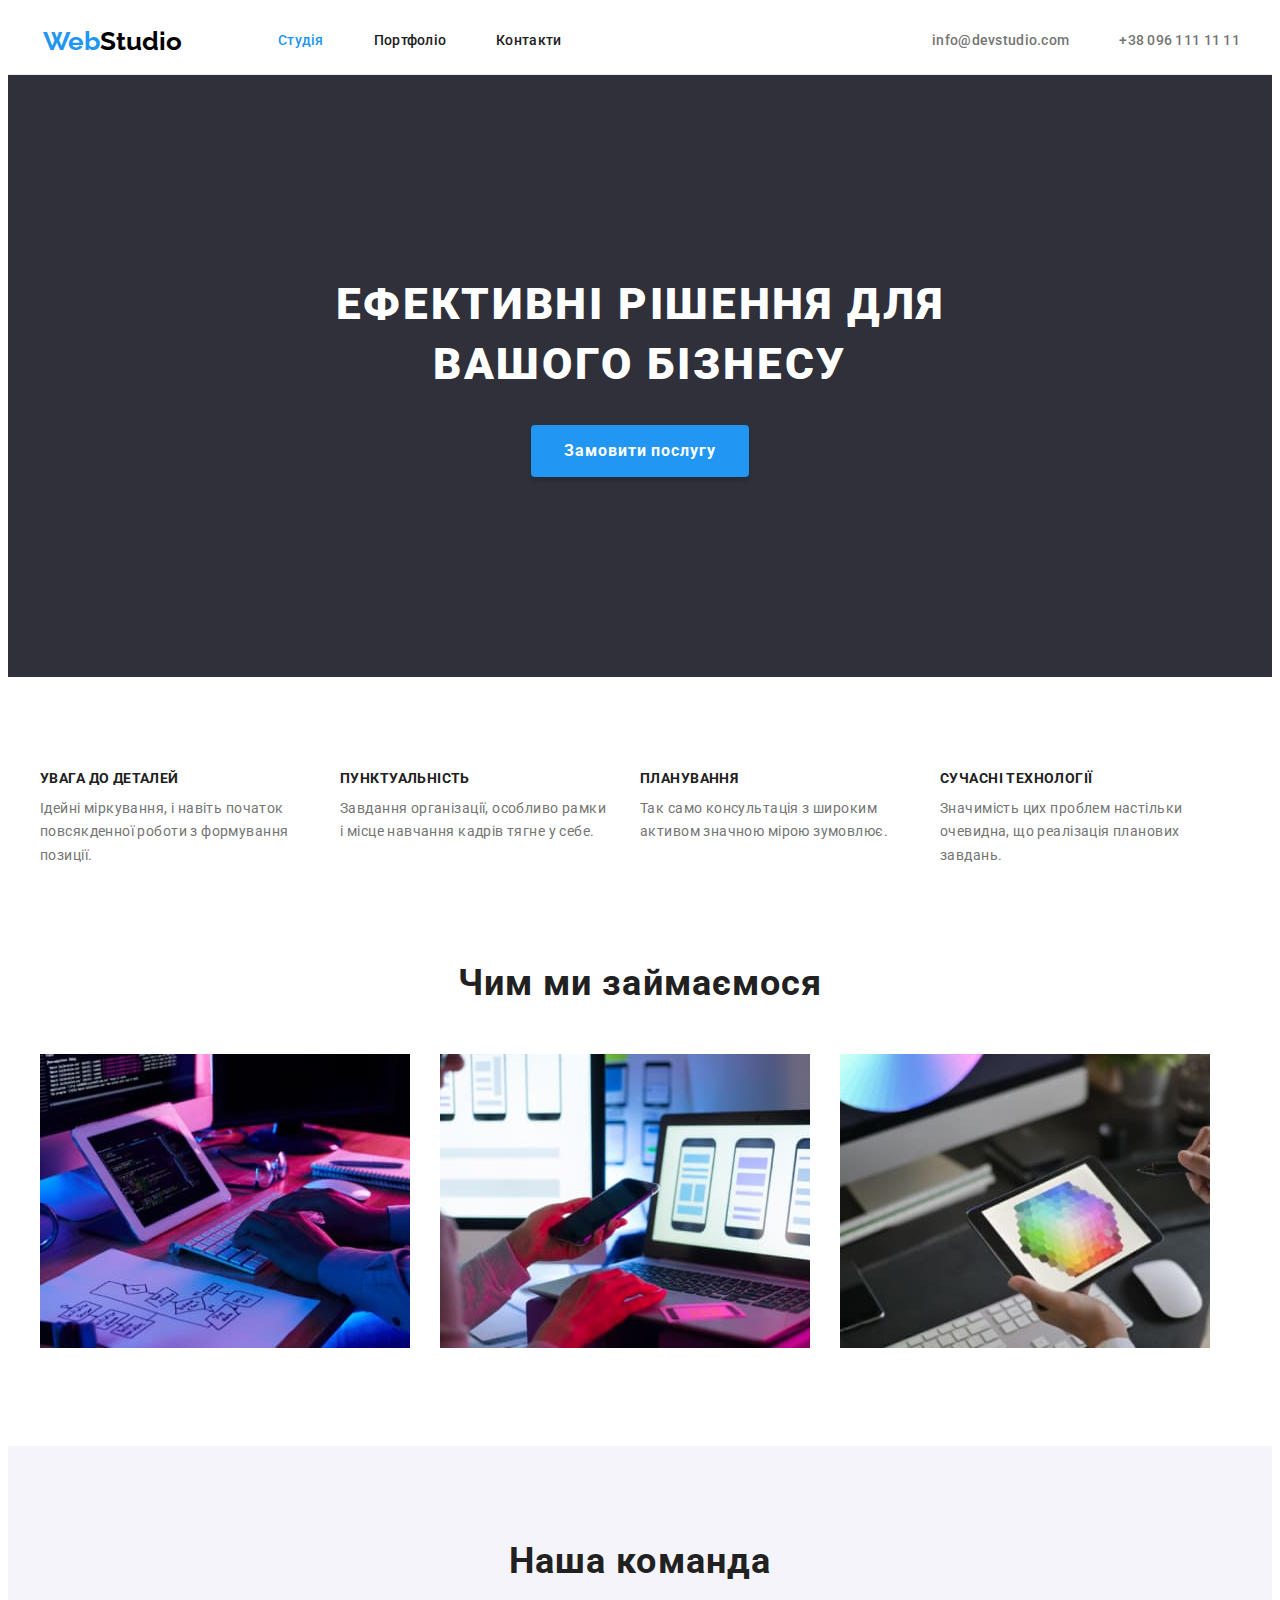
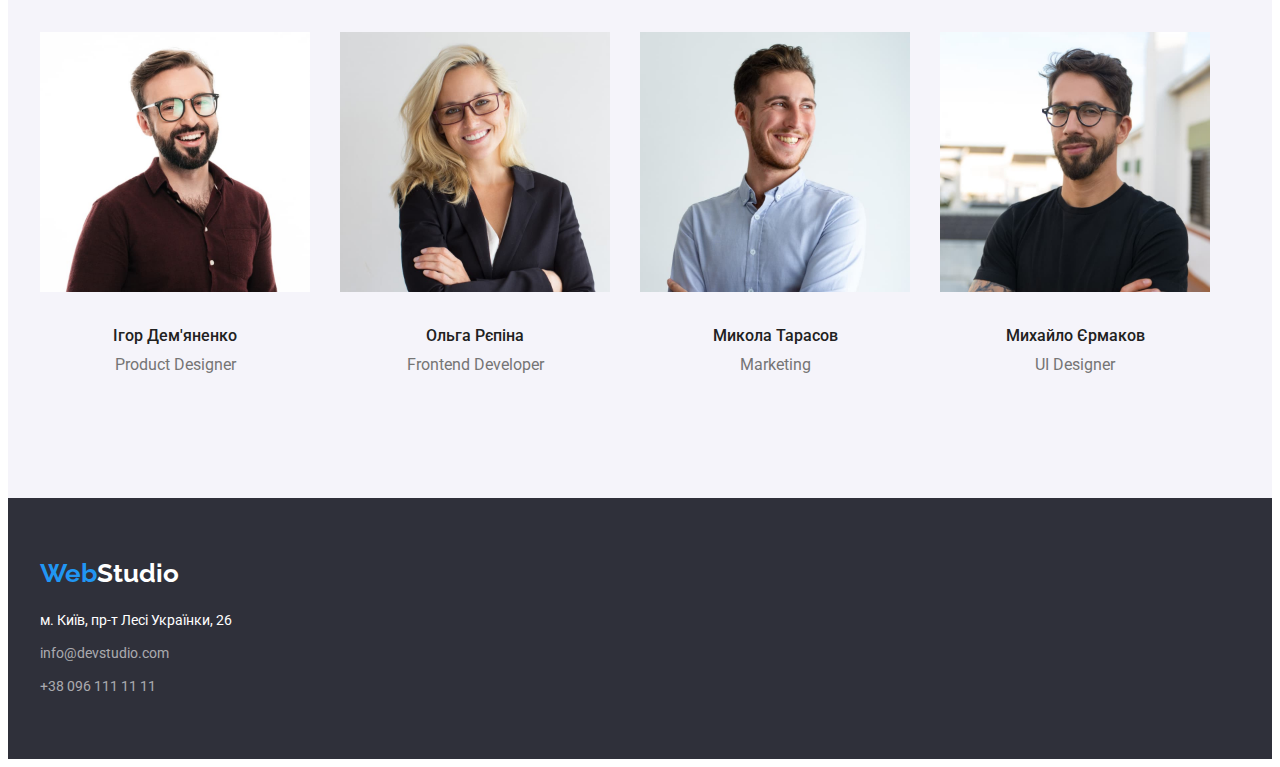
<file: index.html>
<!DOCTYPE html>
<html lang="uk">
  <head>
    <meta charset="UTF-8" />
    <meta http-equiv="X-UA-Compatible" content="IE=edge" />
    <meta name="viewport" content="width=device-width, initial-scale=1.0" />
    <title>WebStudio</title>
    <link rel="preconnect" href="https://fonts.googleapis.com" />
    <link rel="preconnect" href="https://fonts.gstatic.com" crossorigin />
    <link
      href="https://fonts.googleapis.com/css2?family=Raleway:wght@700&family=Roboto:wght@400;500;700;900&display=swap"
      rel="stylesheet"
    />
    <link
      rel="stylesheet"
      href="https://cdnjs.cloudflare.com/ajax/libs/modern-normalize/1.1.0/modern-normalize.min.css"
      integrity="sha512-wpPYUAdjBVSE4KJnH1VR1HeZfpl1ub8YT/NKx4PuQ5NmX2tKuGu6U/JRp5y+Y8XG2tV+wKQpNHVUX03MfMFn9Q=="
      crossorigin="anonymous"
      referrerpolicy="no-referrer"
    />
    <link rel="stylesheet" href="./css/styles.css" />
  </head>
  <body>
    <main>      
      <!-- Header -->
      <header class="page-header">
        <div class="parent-heder container">
          <nav class="main-nav">
            <a href="/" class="logo link"
              ><span class="web">Web</span><span class="studio">Studio</span></a
            >
            <ul class="site-nav list">
              <li class="item"><a href="" class="link current">Студія</a></li>
              <li class="item"><a href="./portfolio.html" class="link">Портфоліо</a></li>
              <li class="item"><a href="" class="link">Контакти</a></li>
            </ul>
          </nav>
          <ul class="contacts-list list">
            <li class="item">
              <a class="header-email link" href="mailto:info@devstudio.com">info@devstudio.com</a>
            </li>
            <li class="item">
              <a class="header-tel link" href="tel:+380961111111">+38 096 111 11 11</a>
            </li>
          </ul>
        </div>
      </header>
      <!-- Hero -->

      <section class="hero">
        <h1 class="hero-title">
          Ефективні рішення для <br />
          вашого бізнесу
        </h1>
        <button class="button hero" type="button">Замовити послугу</button>
      </section>

      <!-- Feature -->
      <section class="feature">
        <div class="container">
          <h2 class="visually-hidden">Наші переваги</h2>
          <ul class="feature-list list">
            <li class="item">
              <h3 class="title">Увага до деталей</h3>
              <p class="text">
                Ідейні міркування, і навіть початок повсякденної роботи з формування позиції.
              </p>
            </li>
            <li class="item">
              <h3 class="title">Пунктуальність</h3>
              <p class="text">
                Завдання організації, особливо рамки і місце навчання кадрів тягне у себе.
              </p>
            </li>
            <li class="item">
              <h3 class="title">Планування</h3>
              <p class="text">Так само консультація з широким активом значною мірою зумовлює.</p>
            </li>
            <li class="item">
              <h3 class="title">Сучасні технології</h3>
              <p class="text">
                Значимість цих проблем настільки очевидна, що реалізація планових завдань.
              </p>
            </li>
          </ul>
        </div>
      </section>
      <!--  -->
      <section class="job section">
        <div class="container">
          <h2 class="section-title">Чим ми займаємося</h2>
          <ul class="job-list list">
            <li class="item"><img src="./images/img1.jpg" alt="" width="370" /></li>
            <li class="item"><img src="./images/img2.jpg" alt="" width="370" /></li>
            <li class="item"><img src="./images/img3.jpg" alt="" width="370" /></li>
          </ul>
        </div>
      </section>
      <section class="team">
        <div class="container">
          <h2 class="section-title">Наша команда</h2>
          <ul class="team-list list">
            <li class="item">
              <img src="./images/img_igor.jpg" alt="Product Designer" width="270" />
              <div class="team-img">
                <h3 class="title">Ігор Дем'яненко</h3>
                <p class="text">Product Designer</p>
              </div>
            </li>
            <li class="item">
              <img src="./images/img_olga.jpg" alt="Frontend Developer" width="270" />
              <div class="team-img">
                <h3 class="title">Ольга Рєпіна</h3>
                <p class="text">Frontend Developer</p>
              </div>
            </li>
            <li class="item">
              <img src="./images/img_mikola.jpg" alt="Marketing" width="270" />
              <div class="team-img">
                <h3 class="title">Микола Тарасов</h3>
                <p class="text">Marketing</p>
              </div>
            </li>
            <li class="item">
              <img src="./images/img_michailo.jpg" alt="UI Designer" width="270" />
              <div class="team-img">
                <h3 class="title">Михайло Єрмаков</h3>
                <p class="text">UI Designer</p>
              </div>
            </li>
          </ul>
        </div>
      </section>
    </main>
    <footer class="footer">
      <div class="container">
        <address>
          <a href="/" class="logo address"
            ><span class="web">Web</span><span class="studio footer">Studio</span></a
          >
          <ul class="address-list list">
            <li class="item">
              <a
                href="https://goo.gl/maps/J423q69N4XWxt7sN8 "
                target="_blank"
                rel="noopener noreferrer nofollow"
                class="link"
              >
                м. Київ, пр-т Лесі Українки, 26</a
              >
            </li>
            <li class="item">
              <a href="mailto:info@devstudio.com" class="footer-mail">info@devstudio.com</a>
            </li>
            <li>
              <a href="tel:+380961111111" class="footer-tel">+38 096 111 11 11</a>
            </li>
          </ul>
        </address>
      </div>
    </footer>
  </body>
</html>
</file>
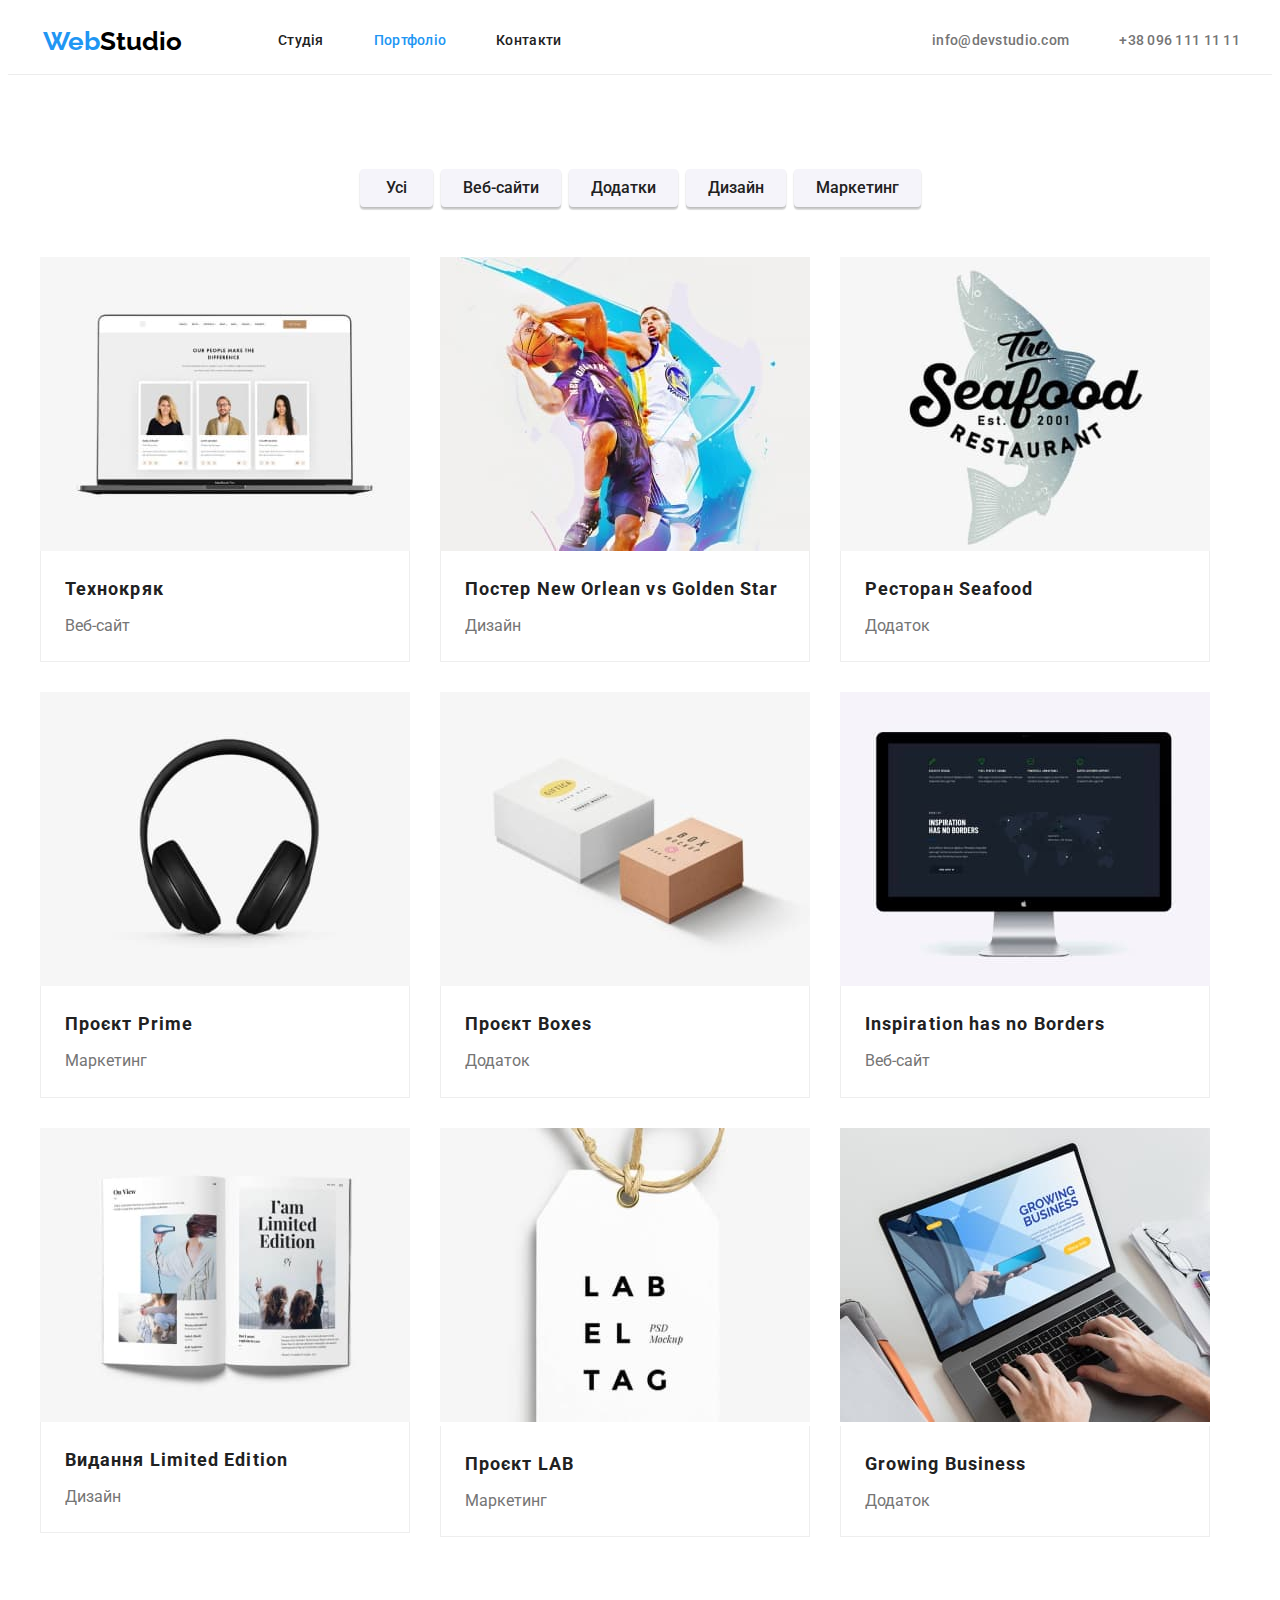
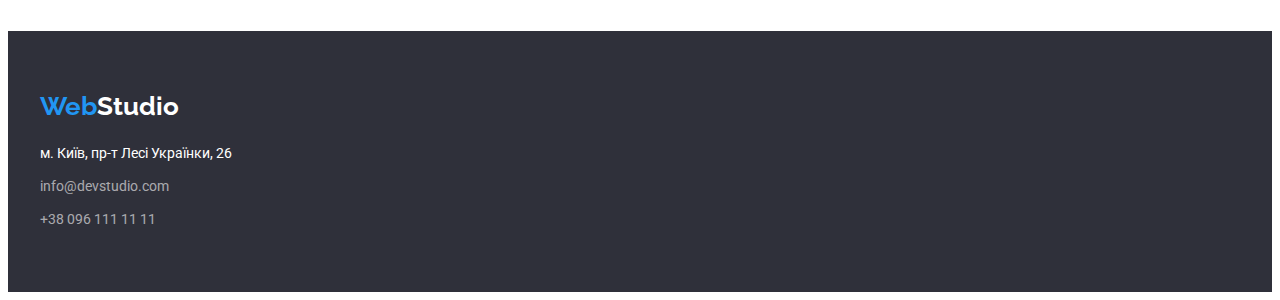
<file: portfolio.html>
<!DOCTYPE html>
<html lang="uk">
  <head>
    <meta charset="UTF-8" />
    <meta http-equiv="X-UA-Compatible" content="IE=edge" />
    <meta name="viewport" content="width=device-width, initial-scale=1.0" />
    <title>WebStudio</title>
    <link rel="preconnect" href="https://fonts.googleapis.com" />
    <link rel="preconnect" href="https://fonts.gstatic.com" crossorigin />
    <link
      href="https://fonts.googleapis.com/css2?family=Raleway:wght@700&family=Roboto:wght@400;500;700;900&display=swap"
      rel="stylesheet"
    />
    <link
      rel="stylesheet"
      href="https://cdnjs.cloudflare.com/ajax/libs/modern-normalize/1.1.0/modern-normalize.min.css"
      integrity="sha512-wpPYUAdjBVSE4KJnH1VR1HeZfpl1ub8YT/NKx4PuQ5NmX2tKuGu6U/JRp5y+Y8XG2tV+wKQpNHVUX03MfMFn9Q=="
      crossorigin="anonymous"
      referrerpolicy="no-referrer"
    />
    <link rel="stylesheet" href="./css/styles.css" />
  </head>
  <body>
    <header class="page-header">
      <div class="parent-heder container">
          <nav class="main-nav">
            <a href="/" class="logo link"
              ><span class="web">Web</span><span class="studio">Studio</span></a
            >
            <ul class="site-nav list">
              <li class="item"><a href="./index.html" class="link">Студія</a></li>
              <li class="item"><a href="" class="link current">Портфоліо</a></li>
              <li class="item"><a href="" class="link">Контакти</a></li>
            </ul>
          </nav>        
          <ul class="contacts-list list">
            <li class="item">
              <a href="mailto:info@devstudio.com" class="header-email link">info@devstudio.com</a>
            </li>
            <li class="item">
              <a href="tel:+380961111111" class="header-tel link">+38 096 111 11 11</a>
            </li>
          </ul>
      </div>
    </header>
    <main>
      <section class="work">
        <div class="container">
          <h1 class="visually-hidden">Наші роботи</h1>
          <ul class="work-btn-list list">
            <li class="item">
              <button type="button" class="button secondary">Усі</button>
            </li>
            <li class="item">
              <button type="button" class="button secondary">Веб-сайти</button>
            </li>
            <li class="item">
              <button type="button" class="button secondary">Додатки</button>
            </li>
            <li class="item">
              <button type="button" class="button secondary">Дизайн</button>
            </li>
            <li class="item">
              <button type="button" class="button secondary">Маркетинг</button>
            </li>
          </ul>
          <ul class="work-list list">
            <li class="item">
              <a href="" class="work-link">
                <img class="work-img" src="./images/techno.jpg" alt="" width="370" />
              </a>
              <div class="work-card">
                <h2 class="work-title">Технокряк</h2>
                <p class="work-text">Веб-сайт</p>
              </div>
            </li>
            <li class="item">
              <a href="" class="work-link">
                <img class="work-img" src="./images/new-orlean.jpg" alt="" width="370" />
                <div class="work-card">
                  <h2 class="work-title">
                    Постер <span lang="en">New Orlean vs Golden Star</span>
                  </h2>
                  <p class="work-text">Дизайн</p>
                </div>
              </a>
            </li>
            <li class="item">
              <a href="" class="work-link">
                <img class="work-img" src="./images/seafood.jpg" alt="" width="370" />
                <div class="work-card">
                  <h2 class="work-title">Ресторан <span leng="en">Seafood</span></h2>
                  <p class="work-text">Додаток</p>
                </div>
              </a>
            </li>
            <li class="item">
              <a href="" class="work-link">
                <img class="work-img" src="./images/prime.jpg" alt="" width="370" />
                <div class="work-card">
                  <h2 class="work-title">Проєкт <span leng="en">Prime</span></h2>
                  <p class="work-text">Маркетинг</p>
                </div>
              </a>
            </li>
            <li class="item">
              <a href="" class="work-link">
                <img class="work-img" src="./images/img-boxes.jpg" alt="" width="370" />
                <div class="work-card">
                  <h2 class="work-title">Проєкт <span leng="en">Boxes</span></h2>
                  <p class="work-text">Додаток</p>
                </div>
              </a>
            </li>
            <li class="item">
              <a href="" class="work-link">
                <img class="work-img" src="./images/inspiration.jpg" alt="" width="370" />
                <div class="work-card">
                  <h2 class="work-title" leng="en">Inspiration has no Borders</h2>
                  <p class="work-text">Веб-сайт</p>
                </div>
              </a>
            </li>
            <li class="item">
              <a href="" class="work-link">
                <img class="work-img" src="./images/limited-edition.jpg" alt="" width="370" />
                <div class="work-card">
                  <h2 class="work-title">Видання <span leng="en">Limited Edition</span></h2>
                  <p class="work-text">Дизайн</p>
                </div>
              </a>
            </li>
            <li class="item">
              <a href="" class="work-link">
                <img src="./images/lab.jpg" alt="" width="370" />
                <div class="work-card">
                  <h2 class="work-title">Проєкт <span leng="en">LAB</span></h2>
                  <p class="work-text">Маркетинг</p>
                </div>
              </a>
            </li>
            <li class="item">
              <a href="" class="work-link">
                <img src="./images/growing-business.jpg" alt="" width="370" />
                <div class="work-card">
                  <h2 class="work-title" leng="en">Growing Business</h2>
                  <p class="work-text">Додаток</p>
                </div>
              </a>
            </li>
          </ul>
        </div>
      </section>
    </main>
    <footer class="footer">
      <div class="container">
        <address>
          <a href="/" class="logo address"
            ><span class="web">Web</span><span class="studio footer">Studio</span></a
          >
          <ul class="address-list list">
            <li class="item">
              <a
                href="https://goo.gl/maps/J423q69N4XWxt7sN8 "
                target="_blank"
                rel="noopener noreferrer nofollow"
                class="link"
              >
                м. Київ, пр-т Лесі Українки, 26</a
              >
            </li>
            <li class="item">
              <a href="mailto:info@devstudio.com" class="footer-mail">info@devstudio.com</a>
            </li>
            <li>
              <a href="tel:+380961111111" class="footer-tel">+38 096 111 11 11</a>
            </li>
          </ul>
        </address>
      </div>
    </footer>
  </body>
</html>
</file>
<file: css/styles.css>
/* колір основного тексту: #212121 */
/* вторинний колір: #757575 */
/* акцент: #2196F3 */
/* колір фону білий: #FFFFFF */
/* колір фону вторинний #F5F4FA */
/* колір фону футер: #2F303A */
/* колір лого studio: #000000 */

:root {
  --primary-text-color: #212121;
  --title-text-color: #757575;
  --secondary-text-color: #ffffff;
  --accent-color: #2196f3;
  --primary-white-color: #ffffff;
  --primary-bg-color: #ffffff;
  --secondary-bg-color: #f5f4fa;
  --color-btn-primery: #2196f3;
  --color-logo-stodio: #000000;
}

p,
h1,
h2,
h3,
h4,
h5,
h6 {
  margin: 0;
}

ul,
ol {
  margin: 0;
  padding-left: 0;
  list-style: none;
}

button {
  color: var(--primary-text-color);
  background-color: var(--secondary-bg-color);
  display: inline-block;
  border: 1px solid transparent;
  border-radius: 4px;
  min-width: 73px;
  text-align: center;
  font-family: inherit;
  cursor: pointer;
}

address {
  font-style: normal;
}

a {
  color: currentColor;
  text-decoration: none;
}
section {
  text-align: center;
  /*padding-top: 94px;
  padding-bottom: 94px;*/
}

body {
  background-color: var(--primary-bg-color);
  color: var(--primary-text-color);

  font-family: 'Roboto', sans-serif;
}

.list {
  padding: 0;
  margin: 0;
  list-style: none;
}
.link {
  text-decoration: none;
}

.visually-hidden {
  position: absolute;
  white-space: nowrap;
  width: 1px;
  height: 1px;
  overflow: hidden;
  border: 0;
  padding: 0;
  clip: rect(0 0 0 0);
  clip-path: inset(50%);
  margin: -1px;
}
.container {
  width: 1200px;
  padding-left: 15px;
  padding-right: 15px;
  margin: 0 auto;
}

/*              header            */
.page-header {
  border-bottom: 1px solid #ececec;
  text-align: center;
}
.parent-heder {
  display: flex;
}

/* Logo */
.logo {
  color: var(--primary-text-color);
  font-family: 'Raleway', sans-serif;
  font-weight: 700;
  font-size: 26px;
  line-height: 1.19;
  min-width: 145px;
}
.web {
  color: var(--accent-color);
}
.studio {
  color: var(--color-logo-stodio);
}
.studio.footer {
  color: var(--primary-white-color);
}

.logo.address {
  display: block;
  margin-bottom: 20px;
}

/*    Main-nav     */
.main-nav {
  display: flex;
  align-items: center;
}

/* Site nav  */
.site-nav {
  display: flex;
  margin-left: 93px;
}

.site-nav .link {
  display: block;
  padding-top: 25px;
  padding-bottom: 25px;

  color: var(--primary-text-color);
  font-weight: 500;
  font-size: 14px;
  line-height: 1.14;
  letter-spacing: 0.02em;
}
.site-nav .item + .item {
  margin-left: 50px;
}
/*.site-nav .item:not(:last-child) {
  margin-right: 50px;
}*/
.site-nav .link:hover,
.site-nav .link:focus {
  color: var(--accent-color);
}

.site-nav .link.current {
  color: var(--accent-color);
}
/*         Contacts          */
.contacts {
  display: flex;
  margin-left: auto;
}
.contacts-list {
  display: flex;
  margin-left: auto;
}
.contacts-list .item + .item {
  margin-left: 50px;
}
.contacts-list .link {
  display: flex;
  margin-left: auto;
  padding-top: 25px;
  padding-bottom: 25px;
  font-weight: 500;
  font-size: 14px;
  line-height: 1.14;
  letter-spacing: 0.02em;
  color: var(--title-text-color);
}
.contacts-list .link:hover,
.contacts-list .link:focus {
  color: var(--accent-color);
}
/* Герой */
.hero {
  padding-top: 200px;
  padding-bottom: 200px;

  background-color: #2f303a;
}
.hero-title {
  color: var(--primary-white-color);
  margin-bottom: 30px;
  margin-top: 0;
  font-weight: 900;
  font-size: 44px;
  line-height: 1.36;
  letter-spacing: 0.06em;
  text-transform: uppercase;
}

.button.hero {
  color: var(--secondary-text-color);
  background-color: var(--color-btn-primery);
  padding: 10px 32px;
  font-weight: 700;
  font-size: 16px;
  line-height: 1.88;
  letter-spacing: 0.06em;
  box-shadow: 0px 4px 4px rgba(0, 0, 0, 0.15);
}

.button.hero:hover,
.button.hero:focus {
  color: var(--primary-text-color);
  background-color: var(--title-text-color);
}

/* Button */
.button.secondary {
  padding: 6px 22px;
  font-weight: 500;
  font-size: 16px;
  line-height: 1.63;
  border: none;
  color: var(--primary-text-color);
  background-color: var(--secondary-bg-color);
  box-shadow: 0px 3px 1px rgba(0, 0, 0, 0.1), 0px 1px 2px rgba(0, 0, 0, 0.08),
    0px 2px 2px rgba(0, 0, 0, 0.12);
}

.button.secondary:hover,
.button.secondary:focus {
  color: var(--primary-white-color);
  background-color: var(--color-btn-primery);
}

/* Section */
.section-title {
  margin-bottom: 50px;
  font-weight: 700;
  font-size: 36px;
  line-height: 1.17;
  letter-spacing: 0.03em;
}

/* Переваги */
.feature {
  padding-top: 94px;
  padding-bottom: 94px;
  text-align: center;
}

.feature-list {
  display: flex;
}
.feature-list .item + .item {
  margin-left: 30px;
}

.feature-list .title {
  color: var(--primary-text-color);

  margin-bottom: 10px;
  font-weight: 700;
  font-size: 14px;
  line-height: 1.14;
  letter-spacing: 0.03em;
  text-transform: uppercase;
}

.feature-list .item {
  width: 270px;
  text-align: left;
}

.feature-list .text {
  color: var(--title-text-color);
  font-size: 14px;
  line-height: 1.7;
  letter-spacing: 0.03em;
}

/*          Job             */
.job {
  padding-top: 0;
  padding-bottom: 94px;
}
.job-list .item + .item {
  margin-left: 30px;
}
.job-list {
  display: flex;
}

/* Команда */
.team {
  padding-top: 94px;
  padding-bottom: 94px;
  background-color: #f5f4fa;
}

.team-list {
  display: flex;
}
.team-list .item + .item {
  margin-left: 30px;
}

.team-list .title {
  color: var(--primary-text-color);

  font-weight: 500;
  font-size: 16px;
  line-height: 1.19;
}

.team-list .text {
  color: var(--title-text-color);

  line-height: 1.19;
}

.team .title {
  margin-bottom: 10px;
}
.team-img {
  padding-top: 30px;
  padding-bottom: 30px;
}

/* Наші роботи */
.work {
  padding-top: 94px;
  padding-bottom: 94px;
}

.work-btn-list {
  display: flex;
  flex-wrap: wrap;
  justify-content: center;
  margin-bottom: 50px;
}
.work-btn-list .item + .item {
  margin-left: 8px;
}

.work-title {
  margin-bottom: 4px;
}

.work-list {
  display: flex;
  flex-wrap: wrap;
  gap: 30px;
}

.work-list .item:nth-child(3n) {
  margin-right: 0;
}
.work-list .item:nth-last-child(-n + 3) {
  margin-bottom: 0;
}

.work-link {
  text-decoration: none;
}
.work-img {
  display: block;
}

.work-title {
  color: var(--primary-text-color);
  margin-bottom: 4px;
  font-weight: 700;
  font-size: 18px;
  line-height: 2;
  letter-spacing: 0.06em;
}

.work-text {
  color: var(--title-text-color);

  line-height: 1.9;
}

.work-card { 
  padding: 20px 24px;
  border-left: 1px solid #EEEEEE;
  border-bottom: 1px solid #EEEEEE;
  border-right: 1px solid #EEEEEE;
  text-align: left;
  margin-top: 0;
}
/*               Footer            */

.footer {
  padding-top: 60px;
  padding-bottom: 60px;

  background-color: #2f303a;
}

.address-list .link {
  color: var(--primary-white-color);
  font-size: 14px;
  line-height: 1.71;
  font-style: normal;
}

.address-list .item {
  margin-bottom: 9px;
}

.footer .link:hover,
.footer .link:focus {
  color: var(--accent-color);
}
.addres-list.footer-tel {
  margin-bottom: 0;
}

.footer-mail,
.footer-tel {
  color: rgba(255, 255, 255, 0.6);

  font-size: 14px;
  line-height: 1.71;
  font-style: normal;
  text-decoration: none;
}

.footer-mail:hover,
.footer-mail:focus {
  color: var(--accent-color);
}
.footer-tel:hover,
.footer-tel:focus {
  color: var(--accent-color);
}
</file>
